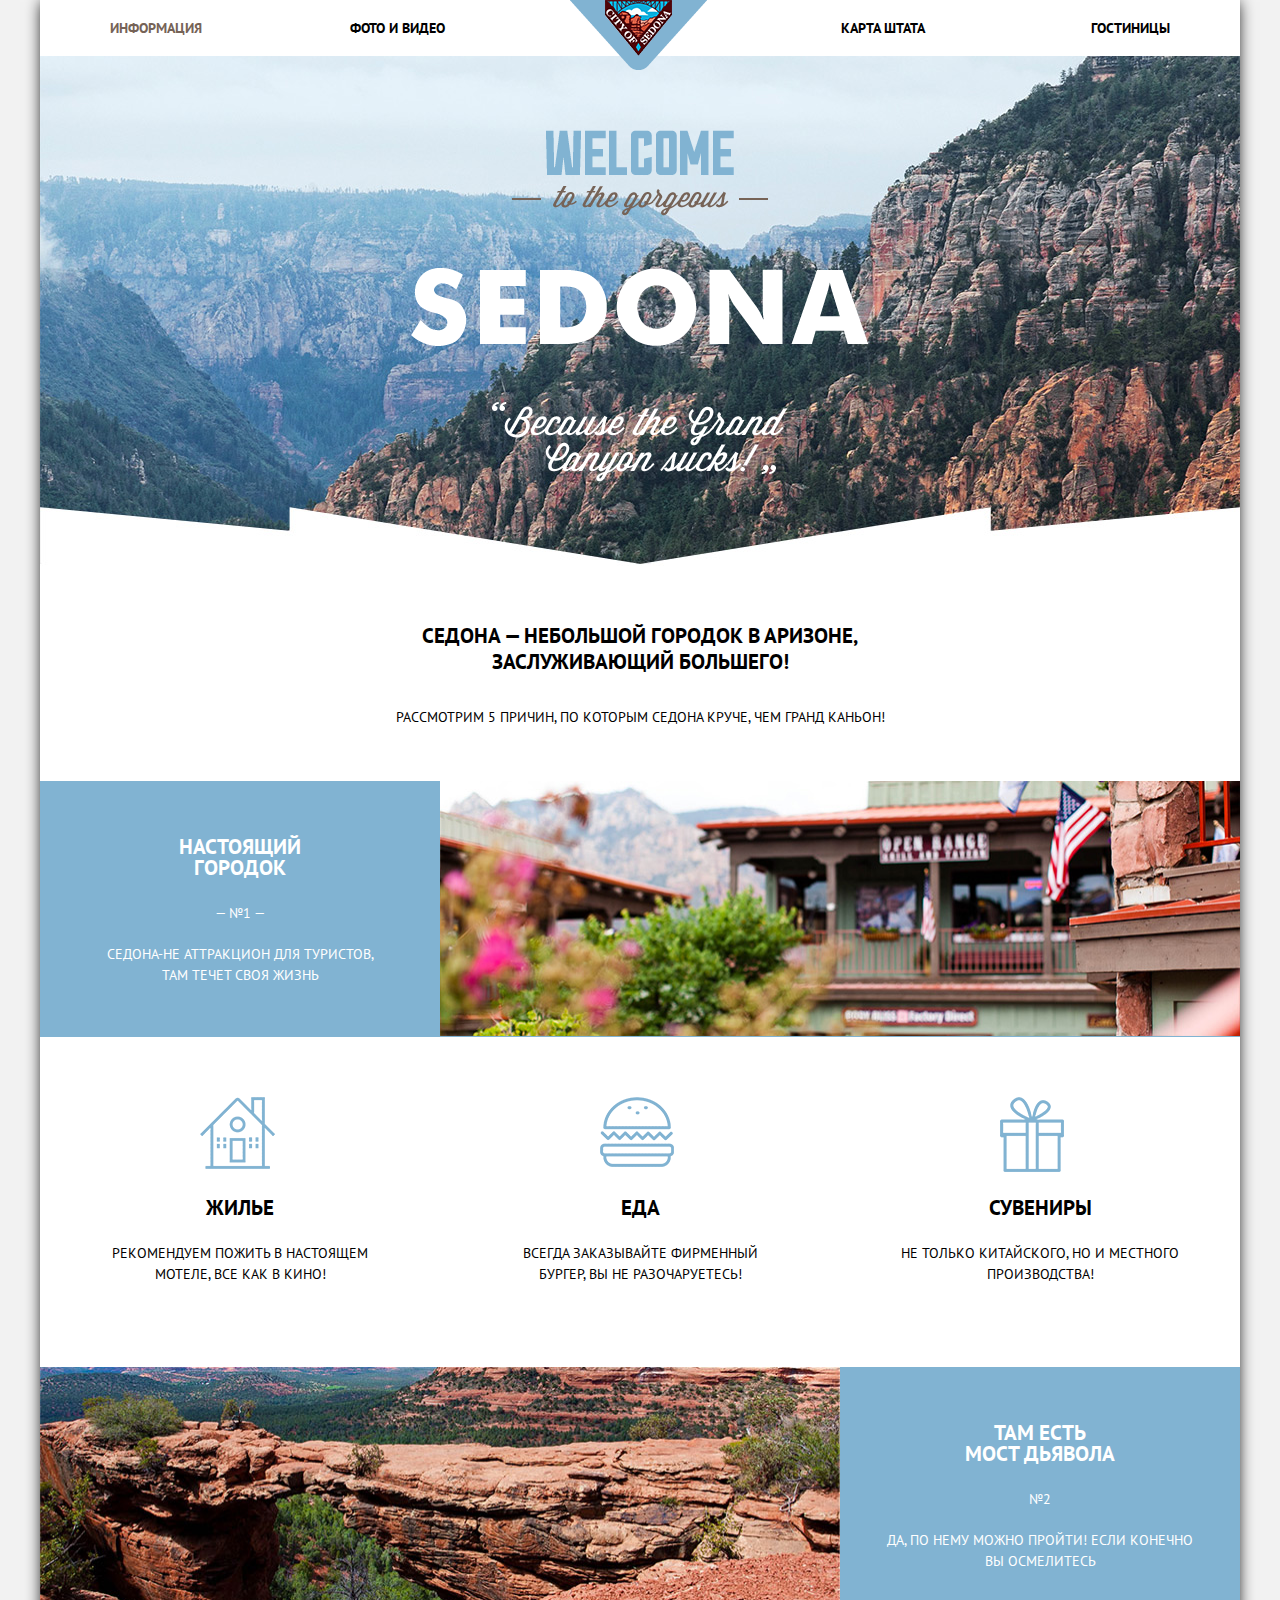
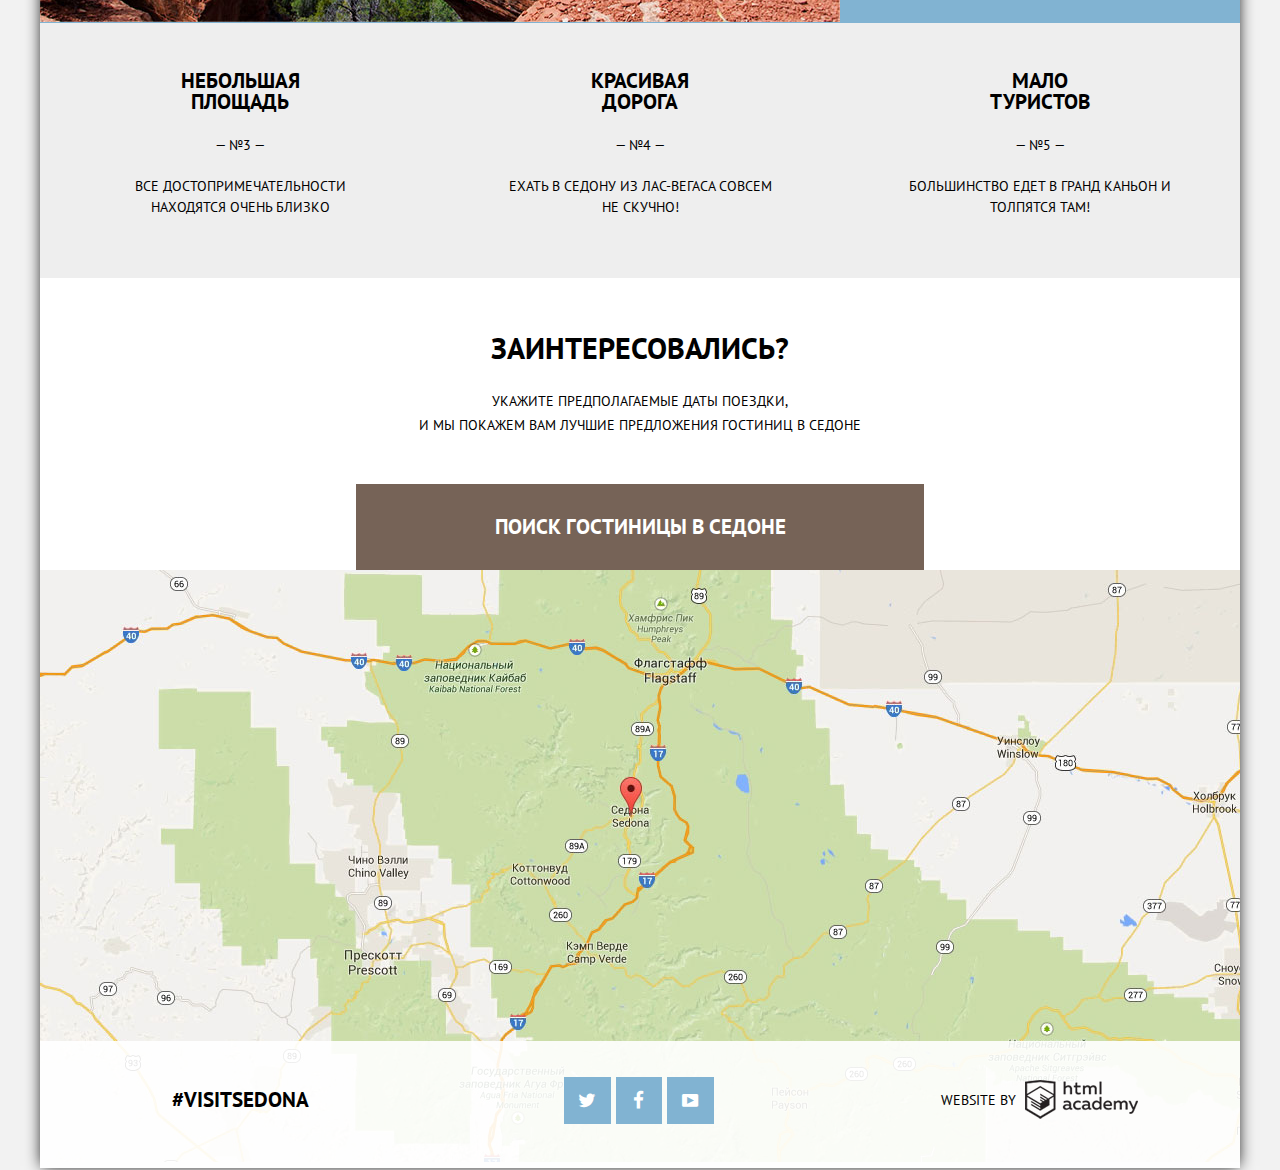
<file: index.html>
<!DOCTYPE html>
<html lang="ru">
    <head>
        <meta charset="utf-8">
        <title>HTML Academy: Седона</title>
        <link href="css/normalize.css" rel="stylesheet">
        <link href="css/style-min.css" rel="stylesheet">
        <link href='https://fonts.googleapis.com/css?family=PT+Sans:400,700&subset=latin,cyrillic' rel='stylesheet' type='text/css'>
    </head>
    <body>
        <div class="shadow">
            <header class="main-header">
                <a class="logo" href="index.html">Седона</a>
                <nav class="links clearfix">
                    <a class="active" href="index.html">Информация</a>
                    <a href="foto.html">Фото и видео</a>
                    <a href="sedona-hotels.html">Гостиницы</a>
                    <a href="map.html">Карта штата</a>
                </nav>
                <div class="head-container">
                    <h2>Седона &mdash; небольшой городок в Аризоне, заслуживающий большего!</h2>
                    <p>Рассмотрим 5 причин, по которым Седона круче, чем Гранд Каньон!</p>
                </div>
            </header>
            <main class="container">
                <section class="reasons">
                    <div class="reasons-illustrate">
                        <figure class="reasons-picture">
                            <img src="img/housing.jpg" height="255" width="800" alt="Фотография города">
                        </figure>
                        <div class="reasons-main illustrate">
                            <h3>Настоящий городок</h3>
                            <h4>&mdash; №1 &mdash;</h4>
                            <p>Седона-не аттракцион для туристов, там&nbsp;течет своя жизнь</p>
                        </div>
                    </div>
                    <div class="reasons-feature">
                        <h3 class="house">Жилье</h3>
                        <p>Рекомендуем пожить в настоящем мотеле, все как в кино!</p>
                    </div>
                    <div class="reasons-feature">
                        <h3 class="food">Еда</h3>
                        <p>Всегда заказывайте фирменный бургер, вы не разочаруетесь!</p>
                    </div>
                    <div class="reasons-feature">
                        <h3 class="present">Сувениры</h3>
                        <p>Не только китайского, но и местного производства!</p>
                    </div>
                    <div class="reasons-illustrate">
                        <div class="reasons-main illustrate">           <h3>Там есть мост&nbsp;дьявола</h3>
                            <h4>№2</h4>
                            <p>Да, по нему можно пройти! Если конечно вы осмелитесь</p>
                        </div>
                        <figure class="reasons-picture">
                            <img src="img/devilbridge.jpg" height="255" width="800" alt="Фотография моста">
                        </figure>
                    </div>
                    <div class="reasons-main">
                        <h3>Небольшая площадь</h3>
                        <h4>&mdash; №3 &mdash;</h4>
                        <p>Все достопримечательности находятся очень близко</p>
                    </div>
                    <div class="reasons-main">
                        <h3>Красивая дорога</h3>
                        <h4>&mdash; №4 &mdash;</h4>
                        <p>Ехать в Седону из Лас-Вегаса совсем не скучно!</p>
                    </div>
                    <div class="reasons-main">
                        <h3>Мало туристов</h3>
                        <h4>&mdash; №5 &mdash;</h4>
                        <p>Большинство едет в Гранд Каньон и толпятся там!</p>
                    </div>
                </section>
                <section class="search">
                    <h2>Заинтересовались?</h2>
                    <p>Укажите предполагаемые даты поездки, 
                    <br>и мы покажем вам лучшие предложения гостиниц в Седоне
                    </p>
                    <a class="search-btn" href="form.html">Поиск гостиницы в Седоне</a>
                    <form class="search-form" action="#" method="get">
                        <div class="date-block clearfix">
                            <label class="date-arrival-lbl" for="date_arrival">Дата заезда:</label>
                            <input class="date-arrival" type="text" name="date_arrival" id="date_arrival" value="24 апреля 2016" required>
                            <span class="icon-calendar"></span>
                        </div>
                        <div class="date-block clearfix">
                            <label class="date-depart-lbl" for="date_depart">Дата выезда:</label>
                            <input class="date-depart" type="text" name="date_depart" id="date_depart" value="4 июля 2016" required>
                            <span class="icon-calendar"></span>
                        </div>
                        <div class="adults-block">
                            <label class="adults-value-lbl" for="adults">Взрослые:</label>
                            <input class="mines-btn" type="button" value="\e801">
                            <span class="icon-minus"></span>
                            <input class="adults-value" type="text" id="adults" name="adults" value="2" required>
                            <span class="icon-plus"></span>
                            <input class="plus-btn" type="button" value="+">
                        </div>
                        <div class="childrens-block">
                            <label class="childrens-value-lbl" for="childrens">Дети:</label>
                            <input class="mines-btn" type="button" value="-">
                            <span class="icon-minus"></span>
                            <input class="childrens-value" type="text" id="childrens" name="childrens" value="0" required>
                            <span class="icon-plus"></span>
                            <input class="plus-btn" type="button" value="+">
                        </div>
                        <input class="send-btn" type="submit" value="Найти">
                    </form>
                    <iframe class="map" src="https://www.google.com/maps/embed?pb=!1m18!1m12!1m3!1d52385.13567320056!2d-111.83024390123565!3d34.85444379100612!2m3!1f0!2f0!3f0!3m2!1i1024!2i768!4f13.1!3m3!1m2!1s0x872da132f942b00d%3A0x5548c523fa6c8efd!2z0KHQtdC00L7QvdCwLCDQkNGA0LjQt9C-0L3QsCA4NjMzNiwg0KHQqNCQ!5e0!3m2!1sru!2sru!4v1462593302747" width="600" height="600" style="border:0" allowfullscreen></iframe>
                </section>
            </main>
            <footer class="main-footer">
                <section class="footer-hashtag">
                    #VISITSEDONA
                </section>
                <section class="footer-social">
                    <a class="social-btn social-btn-tw" href="#"><span class="icon-twitter"></span></a>
                    <a class="social-btn social-btn-fb" href="#"><span class="icon-facebook"></span></a>
                    <a class="social-btn social-btn-yt" href="#"><span class="icon-youtube"></span></a>
                </section>
                <section class="footer-copyright">
                        Website by
                    <a class="academy-logo" href="https://htmlacademy.ru">HTML Academy</a>
                </section>
            </footer>
        </div>
        <script src="js/popup-min.js"></script>
    </body>
</html>
</file>
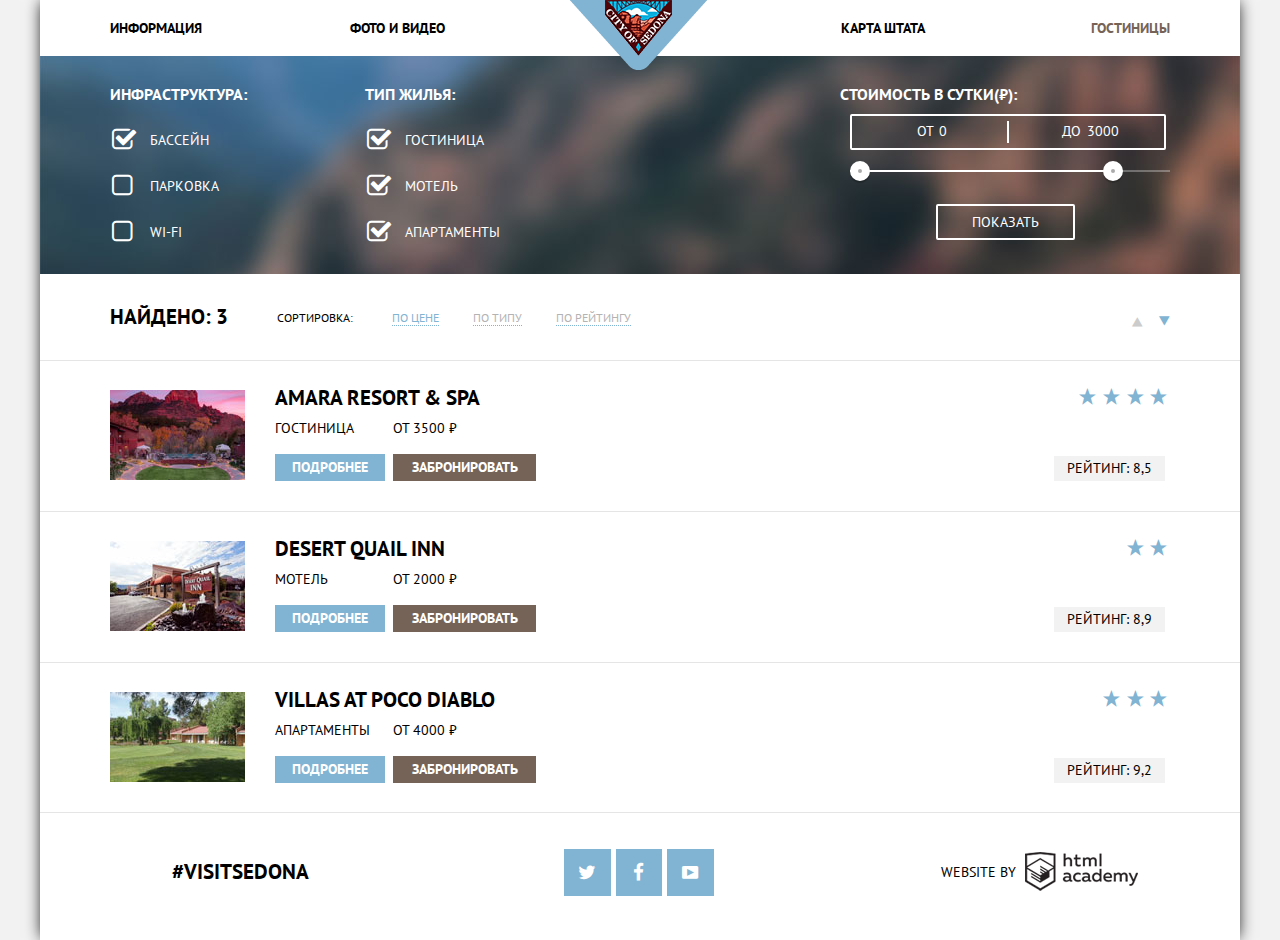
<file: sedona-hotels.html>
<!DOCTYPE html>
<html lang="ru">
    <head>
        <meta charset="utf-8">
        <title>Седона: Гостиницы</title>
        <link href="css/normalize.css" rel="stylesheet">
        <link href="css/style-min.css" rel="stylesheet">
        <link href='https://fonts.googleapis.com/css?family=PT+Sans:400,700&subset=latin,cyrillic' rel='stylesheet' type='text/css'>
    </head>
    <body class="hotels">
        <div class="shadow">
            <header class="main-header">
                <a class="logo" href="index.html">Седона</a>
                <nav class="links clearfix">
                    <a href="index.html">Информация</a>
                    <a href="foto.html">Фото и видео</a>
                    <a class="active" href="sedona-hotels.html">Гостиницы</a>
                    <a href="map.html">Карта штата</a>
                </nav>
            </header>
            <main class="container">
                <form class="search-hotels clearfix" action="#" method="get">
                    <section class="feature-block">
                        <h3>Инфраструктура:</h3>
                        <ul>
                            <li>
                                <input id="pool" type="checkbox" name="pool" checked>
                                <span class="icon-check"></span>
                                <label for="pool">Бассейн</label>
                            </li>
                            <li>
                                <input id="parking" type="checkbox" name="parking">
                                <span class="icon-check"></span>
                                <label for="parking">Парковка</label>
                            </li>
                            <li>
                                <input id="wifi" type="checkbox" name="wifi">
                                <span class="icon-check"></span>
                                <label for="wifi">WI-FI</label>
                            </li>
                        </ul>
                    </section>
                    <section class="feature-block">
                        <h3>Тип жилья:</h3>
                        <ul>
                            <li>
                                <input id="hotel" type="checkbox" name="hotel" checked>
                                <span class="icon-check"></span>
                                <label for="hotel">Гостиница</label>
                            </li>
                            <li>
                                <input id="motel" type="checkbox" name="motel" checked>
                                <span class="icon-check"></span>
                                <label for="motel">Мотель</label>
                            </li>
                            <li>
                                <input id="apartments" type="checkbox" name="apartments" checked>
                                <span class="icon-check"></span>
                                <label for="apartments">Апартаменты</label>
                            </li>
                        </ul>
                    </section>
                    <section class="price">
                        <h3>Стоимость в сутки(&#8381;):</h3>
                        <div class="price-controls">
                            <label class="min-price">от <input type="text" name="min-price" value="0"></label>
                            <label class="max-price">до <input type="text" name="max-price" value="3000"></label>
                        </div>
                        <div class="range-controls">
                            <div class="scale">
                                <div class="bar"></div>
                            </div>
                            <div class="range-toggle range-toggle-min"></div>
                            <div class="range-toggle range-toggle-max"></div>
                        </div>
                        <button class="btn-transparent" type="submit">Показать</button>
                    </section>
                </form>
                <section class="search-results">
                    <div class="sort">
                        <b>Найдено: 3</b>
                        <span>сортировка:</span>
                        <ul class="sort-criteria">
                            <li>
                                <a class="active" href="#">По цене</a>
                            </li>
                            <li>
                                <a href="#">По типу</a>
                            </li>
                            <li>
                                <a href="#">По рейтингу</a>
                            </li>
                        </ul>
                        <ul class="sort-ask-des">
                            <li>
                                <a class="arrow icon-up-dir" href="#"></a>
                            </li>
                            <li>
                                <a class="arrow icon-down-dir active" href="#"></a>
                            </li>
                        </ul>
                    </div>
                    <article class="housing-result clearfix">
                        <figure>
                            <img src="img/amara.jpg" height="90" width="135" alt="Amara resort & SPA">
                        </figure>
                        <div class="housing-describe">
                            <a href="#">Amara resort & SPA</a>
                            <span class="housing-type">Гостиница</span>
                            <div class="housing-price">от 3500 &#8381;</div>
                            <a class="more" href="#"><span>Подробнее</span></a>
                            <a class="reserve" href="#"><span>Забронировать</span></a>
                        </div>
                        <div class="rate">
                            <div class="stars">
                                <span class="icon-star"></span>
                                <span class="icon-star"></span>
                                <span class="icon-star"></span>
                                <span class="icon-star"></span>
                            </div>
                            <div class="rate-value">
                                Рейтинг: 8,5
                            </div>
                        </div>
                    </article>
                    <article class="housing-result clearfix">
                        <figure>
                            <img src="img/desert.jpg" height="90" width="135" alt="Desert quail inn">
                        </figure>
                        <div class="housing-describe">
                            <a href="#">Desert quail inn</a>
                                <div class="housing-type">Мотель</div>
                                <div class="housing-price">от 2000 &#8381;</div>
                            <a class="more" href="#"><span>Подробнее</span></a>
                            <a class="reserve" href="#"><span>Забронировать</span></a>
                        </div>
                        <div class="rate">
                            <div class="stars">
                                <span class="icon-star"></span>
                                <span class="icon-star"></span>
                            </div>
                            <div class="rate-value">
                                Рейтинг: 8,9
                            </div>
                        </div>
                    </article>
                    <article class="housing-result">
                        <figure>
                            <img src="img/pokodiablo.jpg" height="90" width="135" alt="Villas at poco diablo">
                        </figure>
                        <div class="housing-describe">
                            <a href="#">Villas at poco diablo</a>
                                <div class="housing-type">Апартаменты</div>
                                <div class="housing-price">от 4000 &#8381;</div>
                            <a class="more" href="#"><span>Подробнее</span></a>
                            <a class="reserve" href="#"><span>Забронировать</span></a>
                        </div>
                        <div class="rate">
                            <div class="stars">
                                <span class="icon-star"></span>
                                <span class="icon-star"></span>
                                <span class="icon-star"></span>
                            </div>
                            <div class="rate-value">
                                Рейтинг: 9,2
                            </div>
                        </div>
                    </article>
                </section>
            </main>
            <footer class="main-footer">
                <section class="footer-hashtag">
                    #VISITSEDONA
                </section>
                <section class="footer-social">
                    <a class="social-btn social-btn-tw" href="#"><span class="icon-twitter"></span></a>
                    <a class="social-btn social-btn-fb" href="#"><span class="icon-facebook"></span></a>
                    <a class="social-btn social-btn-yt" href="#"><span class="icon-youtube"></span></a>
                </section>
                <section class="footer-copyright">
                        Website by
                    <a class="academy-logo" href="https://htmlacademy.ru">HTML Academy</a>
                </section>
            </footer>
        </div>
    </body>
</html>
</file>
<file: css/style-min.css>
body{font-family:"PT Sans","Arial",sans-serif;font-size:14px;font-weight:normal;line-height:21px;text-transform:uppercase;background-color:#f2f2f2;color:#b3b3b3}
h2{font-size:21px;line-height:21px;font-weight:bold;text-align:center;color:black}
h3{font-size:21px;line-height:21px;font-weight:bold;text-align:center;color:black}
h4{font-size:14px;text-align:center;color:black}
@font-face{font-weight:normal;font-style:normal;font-family:"symbols-sedona";src:url("../fonts/symbols-sedona.woff") format("woff"),url("../fonts/symbols-sedona.woff2") format("woff2")}
[class^="icon-"]::before,[class*=" icon-"]::before{display:inline-block;width:1em;margin-right:0.2em;margin-left:0.2em;font-weight:normal;line-height:1em;font-family:"symbols-sedona";text-align:center;text-transform:none;text-decoration:inherit;font-style:normal;font-variant:normal;speak:none}
.icon-facebook::before{content:"\66"}
.icon-twitter::before{content:"\74"}
.icon-star::before{content:"\2605"}
.icon-youtube::before{content:"\f39e"}
.shadow{width:1200px;margin:0 auto;box-shadow:0 0 15px -2px black}
.main-header{position:relative;min-height:780px;width:1200px;margin:0 auto;background-color:#81b3d2;background-image:url(../img/sedona-head.png),url(../img/header-background.jpg);background-repeat:no-repeat,no-repeat;background-position:center 130px,center 0px}
.main-header nav{margin-bottom:510px;padding:0 70px;background-color:white}
.links a{display:block;width:240px;margin:15px 0;font-family:"PT Sans","Arial",sans-serif;font-size:14px;font-weight:bold;line-height:26px;text-decoration:none;color:black}
.links a:first-child,.links a:nth-child(2){float:left;text-align:left}
.links a:last-child,.links a:nth-child(3){float:right;text-align:right}
.links a:last-child{margin-right:5px}
.main-header a:hover{color:#81b3d2}
.main-header a:active{color:#cacaca}
.main-header .active{color:#766357}
.main-header .active:hover{color:#604e43}
.main-header .active:active{color:#cacaca}
.logo{position:absolute;top:0px;left:530px;height:70px;width:140px;font-size:0;background-image:url(../img/spritesheet.png);background-position:-10px -192px;background-repeat:no-repeat}
.head-container{min-height:158px;padding-top:57px;background-color:white}
.main-header h2{width:575px;margin:0 auto;margin-bottom:29px;line-height:26px}
.main-header p{line-height:26px;color:black}
.main-header p{width:575px;margin:0 auto;text-align:center}
.container{width:1200px;margin:0 auto;padding:0}
.reasons{margin-bottom:-15px;padding:0}
.reasons-main{display:inline-block;min-height:255px;width:400px;margin-right:-4px;vertical-align:top;color:black;background-color:#eeeeee}
.reasons-main h3{width:140px;margin:0 auto;margin-top:47px;margin-bottom:23px}
.reasons-main h4{margin-bottom:20px;font-weight:normal}
.reasons-main p{width:280px;margin:0 auto;text-align:center}
.illustrate{color:white;background-color:#81b3d2}
.illustrate h3{width:200px;margin:0 auto;margin-top:55px;color:white}
.illustrate h4{margin-top:25px;color:white}
.illustrate p{width:310px;margin:0 auto;text-align:center}
.reasons-feature{display:inline-block;min-height:330px;width:400px;margin-right:-4px;vertical-align:top;background-color:white;color:black}
.reasons-feature h3{position:relative;width:140px;margin:0 auto;margin-top:160px;margin-bottom:25px}
.reasons-feature p{line-height:21px}
.house::before{content:" ";position:absolute;top:-100px;left:30px;width:75px;height:75px;background-image:url(../img/spritesheet.png);background-repeat:no-repeat;background-position:-143px -100px}
.food::before{content:" ";position:absolute;top:-100px;left:30px;width:75px;height:75px;background-image:url(../img/spritesheet.png);background-repeat:no-repeat;background-position:-143px -10px}
.present::before{content:" ";position:absolute;top:-100px;left:30px;width:75px;height:75px;background-image:url(../img/spritesheet.png);background-repeat:no-repeat;background-position:-238px -10px}
.reasons-feature p{width:285px;margin:0 auto;text-align:center}
.reasons-illustrate{display:inline-block;min-height:255px;width:1200px;margin-right:-4px;padding:0;background-color:#81b3d2}
.reasons-picture{margin:0;min-height:255px;width:800px}
.reasons-picture img{margin-bottom:-5px}
.reasons-picture:first-child{float:right}
.reasons-picture:last-child{float:left}
.reasons{margin:0px;padding:0}
.search{position:relative;padding-top:1px;background-color:white;margin-bottom:471px}
.search h2{margin-top:57px;margin-bottom:29px;font-size:30px;line-height:24px}
.search p{width:450px;margin:0 auto;margin-bottom:47px;text-align:center;line-height:24px;color:black}
.search-btn{display:block;padding-top:30px;padding-bottom:30px;width:568px;margin:0 auto;font-family:"PT Sans","Arial",sans-serif;font-size:21px;font-weight:bold;line-height:26px;text-align:center;text-decoration:none;color:white;background-color:#766357}
@keyframes bounce{0%{transform:translateY(-3000px)}
70%{transform:translateY(30px)}
90%{transform:translateY(-10px)}
100%{transform:translateY(0)}
}
.search-form{position:absolute;left:315px;display:none;width:469px;min-height:285px;padding:55px 50px;font-size:14px;font-weight:bold;line-height:26px;color:black;background-color:white;box-shadow:0 7px 30px -5px black;z-index:1}
.search-form-show{display:block;animation:bounce 0.6s}
.date-block{position:relative;margin-bottom:30px}
.icon-calendar::before{content:"\e800";position:absolute;top:5px;left:428px;font-size:21px;line-height:26px;color:#c2c2c2}
.icon-calendar:hover::before{color:black}
.icon-calendar:active::before{color:#81b3d2}
.date-arrival,.date-depart{float:right;width:333px;padding-top:5px;margin-right:5px;padding-bottom:5px;padding-left:13px;text-transform:uppercase;border:none;background-color:#f2f2f2}
.date-arrival:hover,.date-depart:hover{background-color:#ebebeb}
.date-arrival:focus,.date-depart:focus{background-color:white;outline-color:#ebebeb}
.date-arrival-lbl,.date-depart-lbl{float:left;margin-top:5px;margin-left:7px}
.adults-block{position:relative;float:left;margin-left:5px}
.childrens-block{position:relative;float:right;margin-right:8px}
.plus-btn,.mines-btn,.adults-value,.childrens-value{display:inline-block;margin-right:-4px;width:37px;height:39px;vertical-align:top;border:none;background-color:#f2f2f2;outline:none}
.plus-btn,.mines-btn{font-size:0px}
.adults-value-lbl,.childrens-value-lbl{display:inline-block;margin-right:39px;margin-top:9px;vertical-align:top}
.childrens-value-lbl{margin-right:26px}
.adults-value,.childrens-value{height:37px;text-align:center}
.plus-btn{margin-right:0}
.adults-block .icon-plus::before{content:"\e801";position:absolute;top:14px;left:197px;color:#c2c2c2}
.adults-block .icon-minus::before{content:"\e802";position:absolute;top:14px;left:122px;color:#c2c2c2}
.childrens-block .icon-plus::before{content:"\e801";position:absolute;top:14px;left:150px;color:#c2c2c2}
.childrens-block .icon-minus::before{content:"\e802";position:absolute;top:14px;left:75px;color:#c2c2c2}
.icon-minus:hover::before,.icon-plus:hover::before{color:black}
.icon-minus:active::before,.icon-plus:active::before{color:#81b3d2}
.send-btn{margin-top:55px;margin-left:5px;padding:16px 0px;width:460px;font-size:21px;font-weight:bold;line-height:26px;text-transform:uppercase;color:white;background-color:#81b3d2;border:none}
.send-btn:hover{background-color:#669ec0}
.send-btn:active{color:#94b9d2;background-color:#5496bd}
.map{position:absolute;height:600px;width:1200px;background-image:url(../img/map.jpg);background-repeat:no-repeat;background-position:-40px -155px;z-index:-1}
.main-footer{min-height:40px;width:1200px;margin:0 auto;padding-top:36px;padding-bottom:51px;background-color:rgba(255,255,255,0.9);z-index:1}
.footer-hashtag{float:left;width:170px;height:50px;margin-left:115px;margin-right:239px;padding-top:10px;text-align:center;font-weight:bold;font-size:21px;line-height:26px;color:black}
.footer-social{float:left;width:170px;height:50px}
.social-btn{display:inline-block;padding:13px 10px;margin-right:1px;vertical-align:top;font-size:19px;text-align:center;color:white;background-color:#81b3d2}
.social-btn:hover{background-color:#669ec0}
.social-btn:active{background-color:#5496bd}
.social-btn span:active{opacity:0.6}
.footer-copyright{float:right;width:80px;height:50px;margin-right:220px;padding-top:10px;line-height:26px;text-align:center;color:black}
.academy-logo{position:relative;font-size:0}
.academy-logo::after{content:" ";position:absolute;top:-25px;left:5px;width:113px;height:39px;background-image:url(../img/spritesheet.png);background-repeat:no-repeat;background-position:-10px -10px}
.academy-logo:hover::after{background-image:url(../img/spritesheet.png);background-repeat:no-repeat;background-position:-10px -128px}
.academy-logo:active::after{background-image:url(../img/spritesheet.png);background-repeat:no-repeat;background-position:-10px -69px}
.hotels .main-header{background-image:none;min-height:55px}
.hotels .links{margin-bottom:0}
.search-hotels{min-height:190px;padding:28px 70px;padding-bottom:0;background-color:#81b3d2;background-image:url(../img/sedona-background-hotels.jpg);background-repeat:no-repeat;background-position:center;color:white}
.search-hotels h3{margin:0;margin-bottom:25px;font-size:16px;line-height:21px;text-align:left;vertical-align:top;color:white}
.search-hotels ul{padding:0;list-style:none}
.search-hotels li{margin-bottom:25px}
.feature-block label{margin-left:40px;cursor:pointer}
.feature-block{position:relative;float:left;width:255px}
.feature-block input[type="checkbox"]{display:none}
.icon-check::before{content:"\2610";position:absolute;left:-6px;font-size:26px;line-height:20px}
.feature-block input[type="checkbox"]:checked+.icon-check::before{content:"\2611";left:-4px}
.feature-block input[type="checkbox"]:disabled+.icon-check::before{opacity:0.6}
.price{float:right;width:330px}
.price h3{margin-bottom:9px}
.price-controls{position:relative;margin-left:10px;margin-bottom:20px;min-height:32px;width:312px;font-size:0;border:2px solid #ffffff;border-radius:2px}
.price-controls::after{content:"";position:absolute;top:50%;left:50%;width:2px;height:22px;background:#ffffff;transform:translate(-50%,-50%)}
.price-controls label{display:inline-block;font-size:14px;line-height:28px;vertical-align:top;cursor:pointer}
.price-controls .min-price,.price-controls .max-price{width:90px;padding-left:65px}
.price-controls .max-price{padding-left:55px}
.price-controls input{width:50px;margin:0;color:inherit;font:inherit;background:none;border:none;outline:none}
.range-controls{position:relative;margin-left:10px;margin-bottom:32px}
.range-controls .scale{height:2px;background:rgba(255,255,255,0.3)}
.range-controls .bar{width:80%;height:2px;background:#ffffff}
.range-toggle{position:absolute;top:-9px;width:4px;height:4px;background:#ababab;border:8px solid #ffffff;border-radius:50%;box-shadow:0 2px 1px 0 rgba(0,1,1,0.2);cursor:pointer}
.range-toggle:hover{background:#1c4f80}
.range-toggle-min{left:0}
.range-toggle-max{left:79%}
.btn-transparent{display:block;margin:0 auto;padding:6px 34px;font-size:14px;line-height:20px;color:#ffffff;text-transform:uppercase;background:transparent;border:2px solid #ffffff;border-radius:2px;outline:none;cursor:pointer}
.btn-transparent:hover{color:#000000;background:#ffffff}
.sort{min-height:25px;padding:30px 60px;background-color:white}
.sort b{display:inline-block;margin-left:10px;vertical-align:top;font-size:21px;line-height:26px;color:black}
.sort span{display:inline-block;margin-top:5px;margin-left:45px;vertical-align:top;font-size:12px;line-height:18px;color:black}
.sort ul{display:inline-block;margin:0;margin-top:5px;margin-left:35px;padding:0;vertical-align:top}
.sort .sort-ask-des{margin-left:450px}
.sort-criteria li{display:inline-block;margin-right:30px;vertical-align:top}
.sort-ask-des li{display:inline-block;margin-left:-4px;vertical-align:top}
.icon-up-dir::before{content:"\25b2";position:absolute;top:-2px;left:10px}
.icon-down-dir::before{content:"\25bc";position:absolute;top:-3px;left:37px}
.sort a{vertical-align:top;font-size:12px;line-height:18px;color:#b3b3b3;text-decoration:none;border-bottom:1px dotted #81b3d2}
.sort a:hover{color:#81b3d2}
.sort a:active{color:black;border:none}
.sort .arrow{position:relative;font-size:23px;line-height:20px;color:#cccccc;border:none}
.sort .icon-up-dir:hover{color:black}
.sort .icon-up-dir:active{color:#81b3d2}
.sort .active{color:#81b3d2}
.housing-result{min-height:90px;padding:29px 60px;padding-bottom:30px;background-color:white;border-top:1px solid #e5e5e5}
.housing-result:last-child{border-bottom:1px solid #e5e5e5}
.housing h2{line-height:26px}
.housing-result figure{float:left;margin:0;margin-left:10px;margin-right:30px;min-height:90px;width:135px}
.housing-result img{margin-bottom:-5px}
.housing-describe{float:left;margin:0;margin-top:-5px;min-height:94px;width:270px;color:black}
.housing-describe a{display:block;margin:0;margin-bottom:7px;font-family:"PT Sans","Arial",sans-serif;font-size:21px;font-weight:bold;line-height:26px;text-align:left;text-transform:uppercase;text-decoration:none;color:black}
.housing-describe a:hover{color:#81b3d2}
.housing-describe a:active{color:#cacaca}
.housing-type{display:inline-block;width:110px;margin-right:4px;vertical-align:top}
.housing-price{display:inline-block;width:145px;margin-bottom:15px;vertical-align:top}
.housing-describe .more,.housing-describe .reserve{display:inline-block;margin-bottom:0;padding:3px 0px;font-size:14px;line-height:21px;vertical-align:top;text-align:center;color:white}
.housing-describe .more{margin-right:4px;width:110px;background-color:#81b3d2}
.housing-describe .reserve{width:143px}
.housing-describe .more:hover{background-color:#669ec0;color:white}
.housing-describe .reserve:hover{background-color:#604e43;color:white}
.more span:active,.reserve span:active{opacity:0.6}
.reserve{background-color:#766357}
.rate{float:right;margin-top:-4px;margin-right:15px}
.stars{margin-bottom:47px;text-align:right}
.icon-star{display:inline-block;margin-right:-7px;vertical-align:top}
.icon-star::before{content:"\2605";font-size:19px;line-height:21px;color:#81b3d2}
.rate-value{padding:2px 13px;text-align:center;background-color:#f2f2f2;color:black}
.hotels .main-footer{background-color:white}
.clearfix::after{content:"";display:table;clear:both}
</file>
